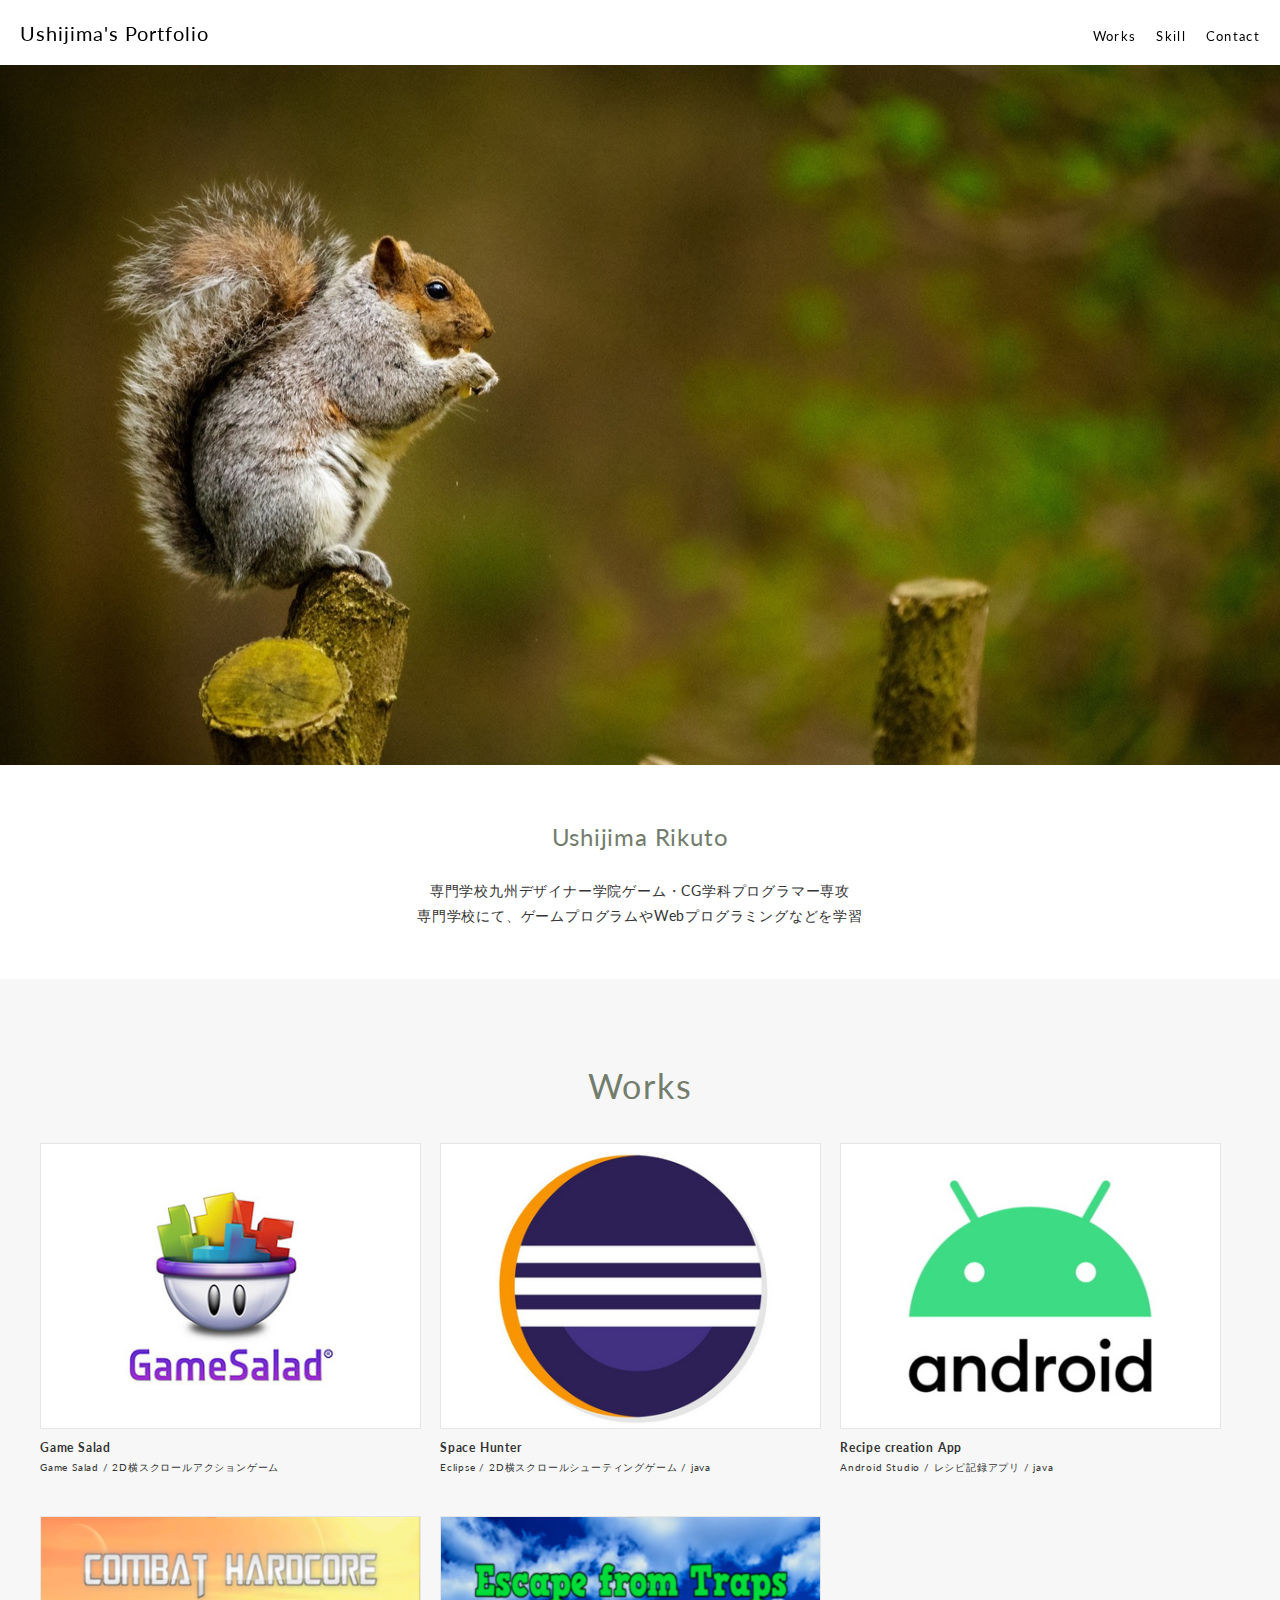
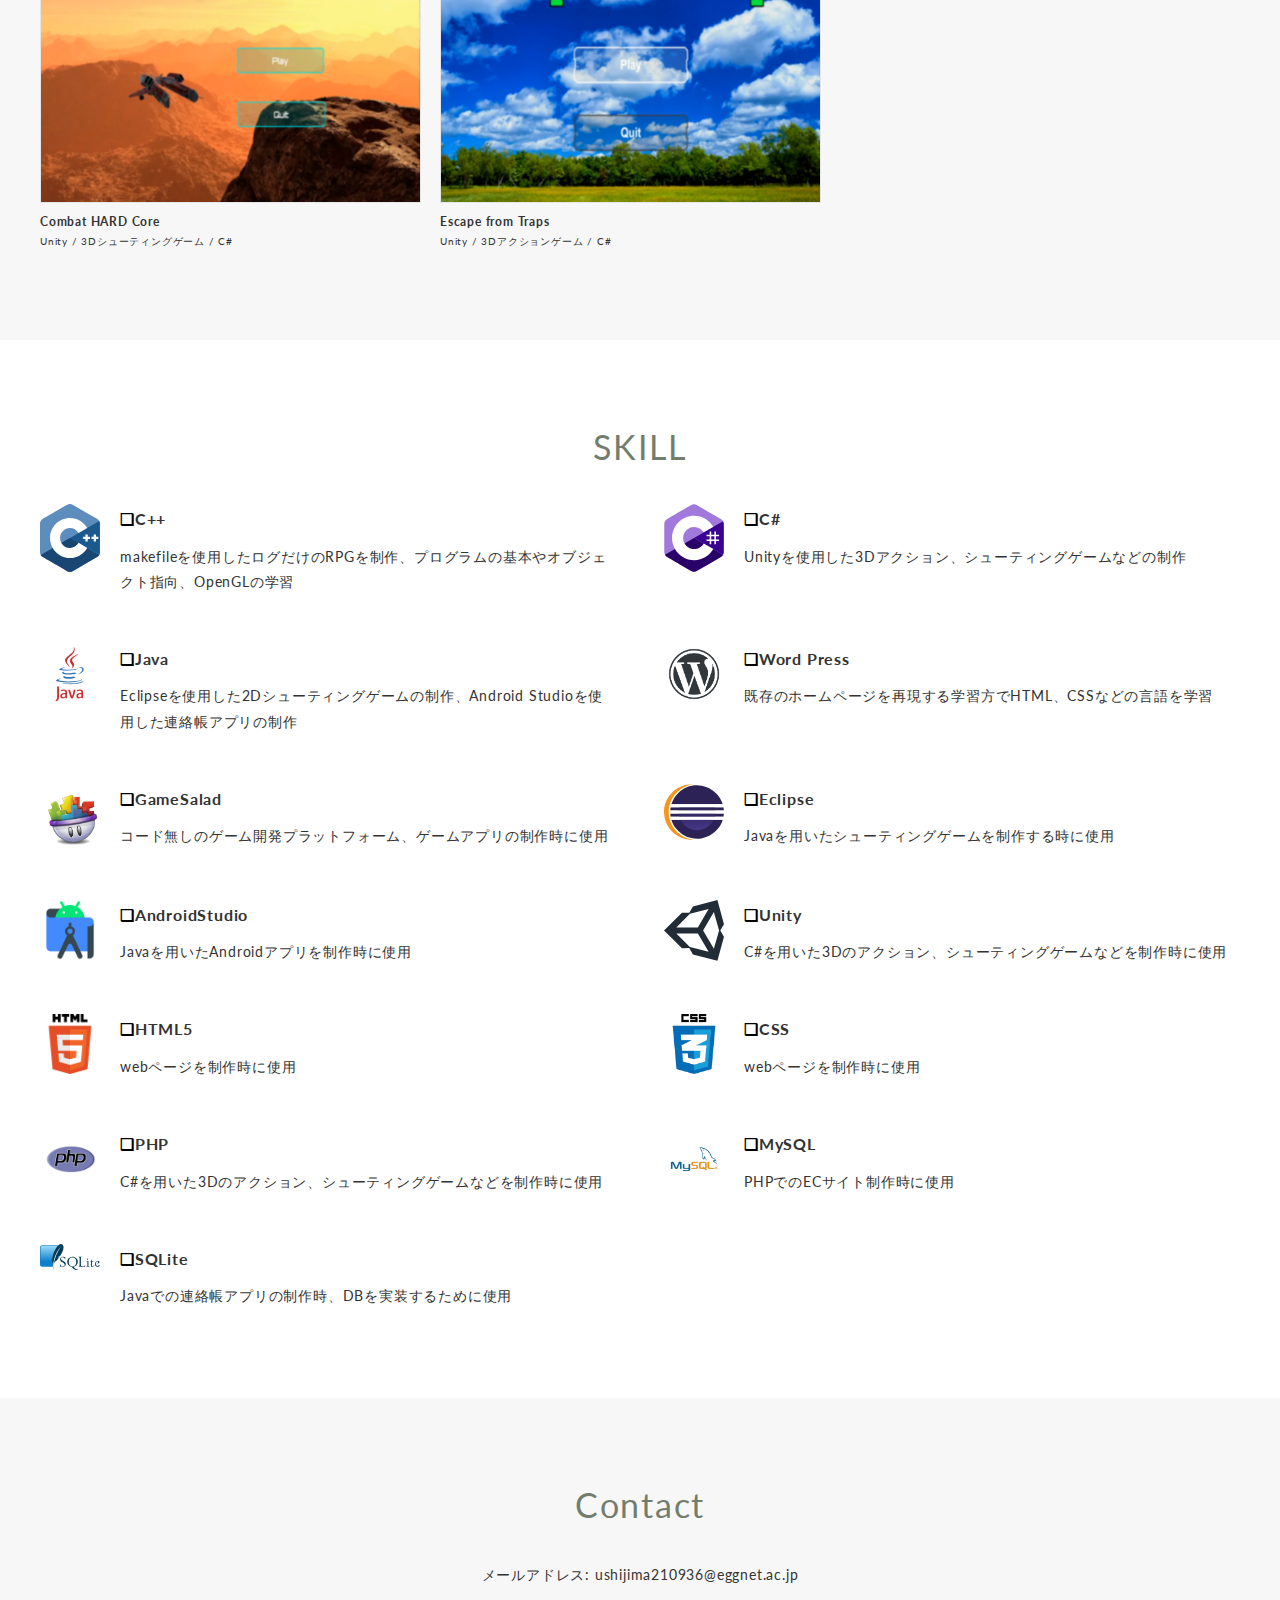
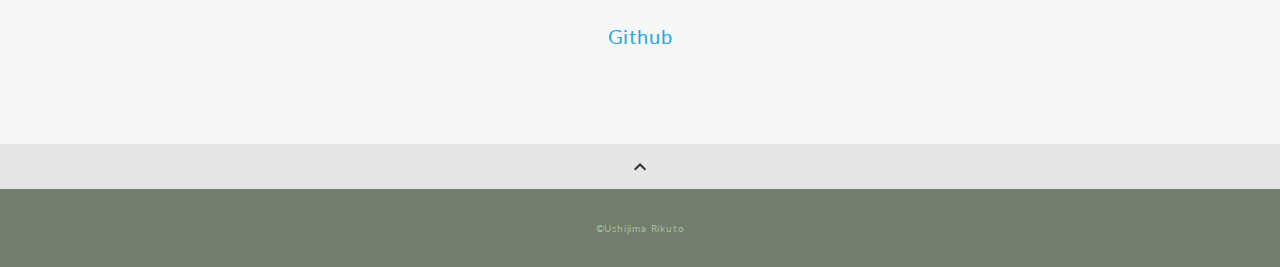
<file: index.html>
<!DOCTYPE html>
<html>
<head>
  <meta charset="utf-8">
  <meta name="viewport" content="width=device-width,initial-scale=1.0,user-scalable=no">
  <meta property='og:type' content='website'>
  <meta property='og:title' content='Ushijima Rikuto ポートフォリオ'>
  <meta property='og:url' content='URLが入る'>
  <meta property='og:description' content='Ushijima Rikutoのポートフォリオサイトです。'>
  <meta property="og:image" content="img/ogp.png">
  <meta name="description" content="Ushijima Rikutoのポートフォリオサイトです" />
  <title>Ushijima Rikuto ポートフォリオ</title>
  <link rel="preconnect" href="https://fonts.gstatic.com">
  <link href="https://fonts.googleapis.com/css2?family=Lato&display=swap" rel="stylesheet">
  <link href="https://fonts.googleapis.com/css?family=Material+Icons+Outlined" rel="stylesheet">
  <link href="css/ress.css" media="all" rel="stylesheet" type="text/css" />
  <link href="css/style.css" media="all" rel="stylesheet" type="text/css" />
  <link rel="shortcut icon" href="img/favicon.ico" />
  <link rel=”canonical” href=”URLが入る” />
</head>

<body>
  <div class="wrapper">

    <!-- header -->
    <header class="header">
      <div class="header-inner">
        <h1 class="header-logo">
          <a href="index.html">Ushijima's Portfolio</a>
        </h1>
        <nav class="header-nav">
          <ul class="header-nav-list">
            <li class="header-nav-item"><a href="#works">Works</a></li>
            <li class="header-nav-item"><a href="#skill">Skill</a></li>
            <li class="header-nav-item"><a href="#contact">Contact</a></li>
          </ul>
        </nav>
      </div>
    </header>
    <!-- /header -->

    <main class="content">

      <!-- main-visual -->
      <div class="main-visual">
        <div class="main-visual-img"></div>
      </div>
      <!-- /main-visual -->

      <div class="profile">
        <div class="inner">
          <p class="profile-title">Ushijima Rikuto</p>
          <p class="profile-text">
            専門学校九州デザイナー学院ゲーム・CG学科プログラマー専攻<br>専門学校にて、ゲームプログラムやWebプログラミングなどを学習</br>
          </p>
        </div>
      </div>

      <!-- works -->
      <section class="works section" id="works">
        <div class="inner">
          <h2 class="title">Works</h2>
          <div class="works-list">
            <a class="works-item" href="GameSalad.html">
              <p class="works-img"><img src="img/Salad.png"/></p>
              <p class="works-name">Game Salad</p>
              <p class="works-info">Game Salad / 2D横スクロールアクションゲーム</p>
            </a>
            <a class="works-item" href="J2d.html">
              <p class="works-img"><img src="img/eclipse.jpg"/></p>
              <p class="works-name">Space Hunter</p>
              <p class="works-info">Eclipse / 2D横スクロールシューティングゲーム / java</p>
            </a>
            <a class="works-item" href="Android.html">
              <p class="works-img"><img src="img/A_studio.jpg"/></p>
              <p class="works-name">Recipe creation App</p>
              <p class="works-info">Android Studio / レシピ記録アプリ / java</p>
            </a>
            <a class="works-item" href="UnitySTG.html">
              <p class="works-img"><img src="img/STGtitle.png"/></p>
              <p class="works-name">Combat HARD Core</p>
              <p class="works-info">Unity / 3Dシューティングゲーム / C#</p>
            </a>
            <a class="works-item" href="UnityAction.html">
              <p class="works-img"><img src="img/Actiontitle.png"/></p>
              <p class="works-name">Escape from Traps</p>
              <p class="works-info">Unity / 3Dアクションゲーム / C#</p>
            </a>
          </div>
        </div>
      </section>
      <!-- /works -->

      <!-- skill -->
      <section class="skill section" id="skill">
        <div class="container">
          <h2 class="title">SKILL</h2>
          <div class="skill-list">
            <div class="skill-item">
              <p class="skill-img"><img src="img/c.svg" alt=""></p>
              <div class="skill-body">
                <h3 class="skill-name">C++</h3>
                <p class="skill-text">
                    makefileを使用したログだけのRPGを制作、プログラムの基本やオブジェクト指向、OpenGLの学習</p>
              </div>
            </div>
            <div class="skill-item">
              <p class="skill-img"><img src="img/c--4.svg" alt=""></p>
              <div class="skill-body">
                <h3 class="skill-name">C#</h3>
                <p class="skill-text">
                  Unityを使用した3Dアクション、シューティングゲームなどの制作</p>
              </div>
            </div>
            <div class="skill-item">
              <p class="skill-img"><img src="img/java.svg" alt=""></p>
              <div class="skill-body">
                <h3 class="skill-name">Java</h3>
                <p class="skill-text">
                  Eclipseを使用した2Dシューティングゲームの制作、Android Studioを使用した連絡帳アプリの制作</p>
              </div>
            </div>
            <div class="skill-item">
              <p class="skill-img"><img src="img/WordPress-logo.png" alt=""></p>
              <div class="skill-body">
                <h3 class="skill-name">Word Press</h3>
                <p class="skill-text">
                  既存のホームページを再現する学習方でHTML、CSSなどの言語を学習</p>
              </div>
            </div>
            <div class="skill-item">
              <p class="skill-img"><img src="img/SaladLogo.png" alt=""></p>
              <div class="skill-body">
                <h3 class="skill-name">GameSalad</h3>
                <p class="skill-text">
                  コード無しのゲーム開発プラットフォーム、ゲームアプリの制作時に使用</p>
              </div>
            </div>
            <div class="skill-item">
              <p class="skill-img"><img src="img/eclipse-11.svg" alt=""></p>
              <div class="skill-body">
                <h3 class="skill-name">Eclipse</h3>
                <p class="skill-text">
                  Javaを用いたシューティングゲームを制作する時に使用</p>
              </div>
            </div>
            <div class="skill-item">
              <p class="skill-img"><img src="img/icons8-android-studio-144.png" alt=""></p>
              <div class="skill-body">
                <h3 class="skill-name">AndroidStudio</h3>
                <p class="skill-text">
                  Javaを用いたAndroidアプリを制作時に使用</p>
              </div>
            </div>
            <div class="skill-item">
              <p class="skill-img"><img src="img/unity-69.svg" alt=""></p>
              <div class="skill-body">
                <h3 class="skill-name">Unity</h3>
                <p class="skill-text">
                  C#を用いた3Dのアクション、シューティングゲームなどを制作時に使用</p>
              </div>
            </div>
            <div class="skill-item">
              <p class="skill-img"><img src="img/HTML5png.png" alt=""></p>
              <div class="skill-body">
                <h3 class="skill-name">HTML5</h3>
                <p class="skill-text">
                  webページを制作時に使用</p>
              </div>
            </div>
            <div class="skill-item">
              <p class="skill-img"><img src="img/csslogo.png" alt=""></p>
              <div class="skill-body">
                <h3 class="skill-name">CSS</h3>
                <p class="skill-text">
                  webページを制作時に使用</p>
              </div>
            </div>
            <div class="skill-item">
              <p class="skill-img"><img src="img/php.png" alt=""></p>
              <div class="skill-body">
                <h3 class="skill-name">PHP</h3>
                <p class="skill-text">
                  C#を用いた3Dのアクション、シューティングゲームなどを制作時に使用</p>
              </div>
            </div>
            <div class="skill-item">
              <p class="skill-img"><img src="img/mysql.png" alt=""></p>
              <div class="skill-body">
                <h3 class="skill-name">MySQL
                </h3>
                <p class="skill-text">
                  PHPでのECサイト制作時に使用</p>
              </div>
            </div>
            <div class="skill-item">
              <p class="skill-img"><img src="img/sqlite.svg" alt=""></p>
              <div class="skill-body">
                <h3 class="skill-name">SQLite</h3>
                <p class="skill-text">
                  Javaでの連絡帳アプリの制作時、DBを実装するために使用</p>
              </div>
            </div>
          </div>
        </div>
      </section>
      <!-- /skill -->

      <!-- contact -->
      <section class="contact section" id="contact">
        <div class="inner">
          <h2 class="title">Contact</h2>
          <p class="lead">
            メールアドレス: <br class="sp-only">ushijima210936@eggnet.ac.jp
          </p>
          <div class="contact-list">
            <a class="contact-item" href="https://github.com/ushijimarikuto" target="_blank" rel="noopener">Github</a>
          </div>
        </div>
      </section>
      <!-- /contact -->
      <div class="page-top" id="js-page-top">
        <span class="material-icons-outlined">expand_less</span>
      </div>
    </main>

    <!-- footer -->
    <footer class="footer">
      <div class="copyright">&copy;Ushijima Rikuto</div>
    </footer>
    <!-- /footer -->

  </div>
  <script src="https://ajax.googleapis.com/ajax/libs/jquery/3.5.1/jquery.min.js"></script>
  <script type='text/javascript' src="js/script.js"></script>
</body>
</html>
</file>
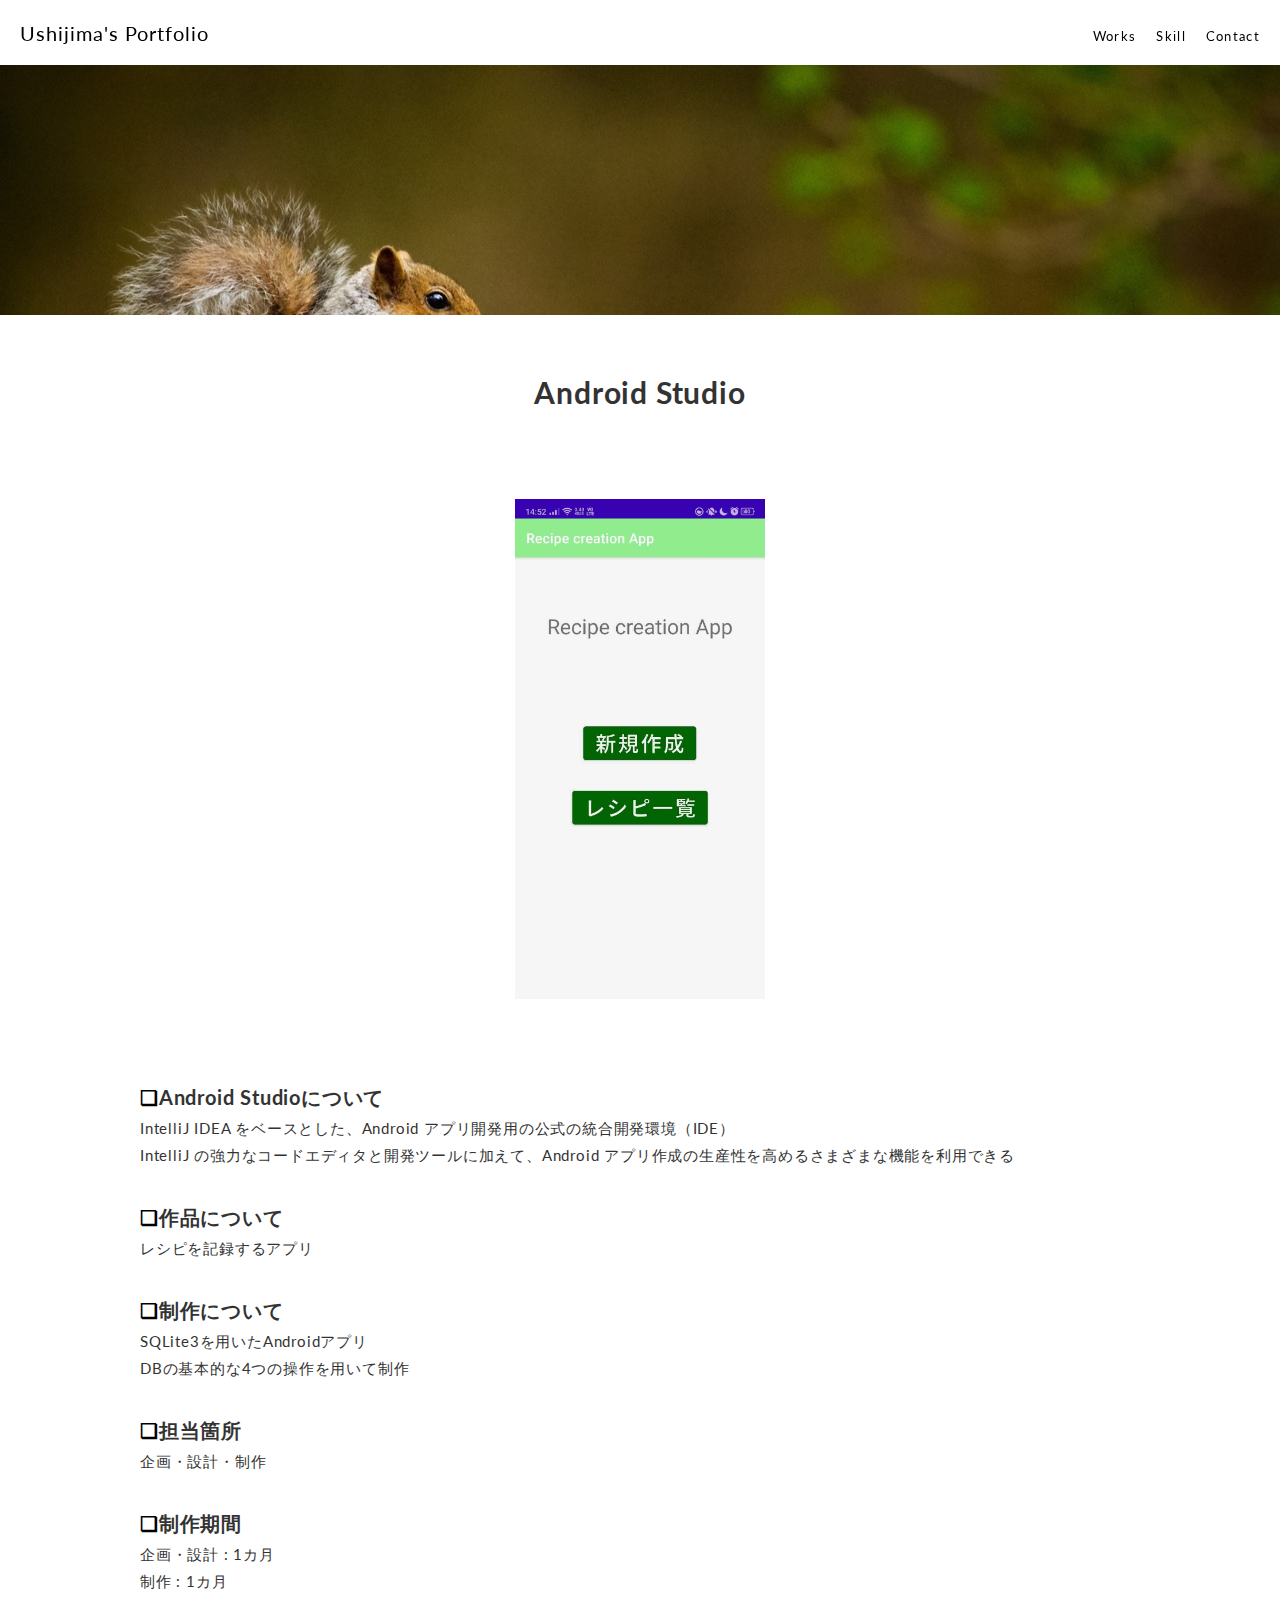
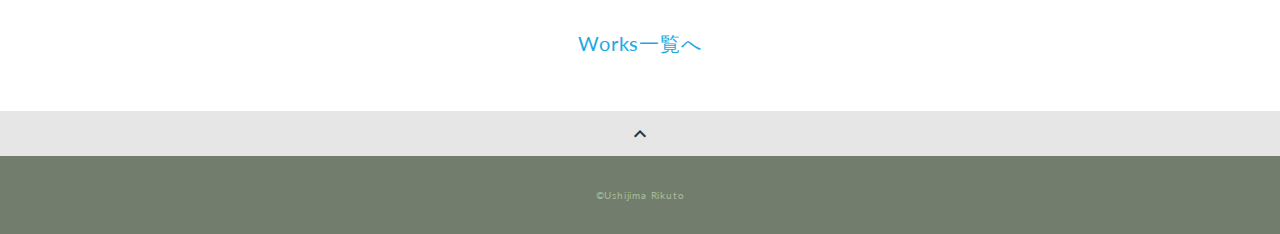
<file: Android.html>
<!DOCTYPE html>
<html>
<head>
  <meta charset="utf-8">
  <meta name="viewport" content="width=device-width,initial-scale=1.0,user-scalable=no">
  <meta property='og:type' content='website'>
  <meta property='og:title' content='Ushijima Rikutoのポートフォリオサイト'>
  <meta property='og:url' content='URLが入る'>
  <meta property='og:description' content='Ushijima Rikutoのポートフォリオサイトです。'>
  <meta property="og:image" content="img/ogp.png">
  <meta name="description" content="Ushijima Rikutoのポートフォリオサイトです" />
  <title>Ushijima Rikutoのポートフォリオサイト</title>
  <link rel="preconnect" href="https://fonts.gstatic.com">
  <link href="https://fonts.googleapis.com/css2?family=Lato&display=swap" rel="stylesheet">
  <link href="https://fonts.googleapis.com/css?family=Material+Icons+Outlined" rel="stylesheet">
  <link href="css/ress.css" media="all" rel="stylesheet" type="text/css" />
  <link href="css/style.css" media="all" rel="stylesheet" type="text/css" />
  <link rel="shortcut icon" href="img/favicon.ico" />
  <link rel=”canonical” href=”URLが入る” />
</head>

<body>
  <div class="wrapper">

    <!-- header -->
    <header class="header">
      <div class="header-inner">
        <h1 class="header-logo">
          <a href="./index.html">Ushijima's Portfolio</a>
        </h1>
        <nav class="header-nav">
          <ul class="header-nav-list">
            <li class="header-nav-item"><a href="./index.html#works">Works</a></li>
            <li class="header-nav-item"><a href="./index.html#skill">Skill</a></li>
            <li class="header-nav-item"><a href="./index.html#contact">Contact</a></li>
          </ul>
        </nav>
      </div>
    </header>
    <!-- /header -->

    <main class="content">

      <!-- sub-main-visual -->
      <div class="sub-main-visual">
        <div class="sub-main-visual-img"></div>
      </div>
      <!-- /sub-main-visual -->

      <article class="article">
        <div class="article-inner">
          <h2 class="article-title">Android Studio</h2>
          <p class="article-img">
            <div class="slider">
                <div class="slider-inner">
                    <div class="slider-item"><img src="./img/A_title.jpg"></div>
                    <div class="slider-item"><img src="./img/A_list.jpg"></div>
                    <div class="slider-item"><img src="./img/A_recipe.jpg"></div>
                    <div class="slider-item"><img src="./img/A_update.jpg"></div>
                </div>
            </div>
          </p>
          <div class="article-body">
            <h3 class="article-info-title">Android Studioについて</h3>
            <p>IntelliJ IDEA をベースとした、Android アプリ開発用の公式の統合開発環境（IDE）<br>IntelliJ の強力なコードエディタと開発ツールに加えて、Android アプリ作成の生産性を高めるさまざまな機能を利用できる</br></p>
            <h3 class="article-info-title">作品について</h3>
            <p>
              レシピを記録するアプリ
            </p>
            <h3 class="article-info-title">制作について</h3>
            <p>SQLite3を用いたAndroidアプリ<br>DBの基本的な4つの操作を用いて制作</br></p>
            <h3 class="article-info-title">担当箇所</h3>
            <p>企画・設計・制作</p>
            <h3 class="article-info-title">制作期間</h3>
            <p>企画・設計 : 1カ月 <br>制作 : 1カ月</br></p>
          </div>
          <div class="home-link">
            <a href="./index.html#works">Works一覧へ</a>
          </div>
        </div>
      </article>



      <div class="page-top" id="js-page-top">
        <span class="material-icons-outlined">expand_less</span>
      </div>
    </main>

    <!-- footer -->
    <footer class="footer">
      <div class="copyright">&copy;Ushijima Rikuto</div>
    </footer>
    <!-- /footer -->

  </div>
  <script src="https://ajax.googleapis.com/ajax/libs/jquery/3.5.1/jquery.min.js"></script>
  <script type='text/javascript' src="js/script.js"></script>
</body>
</html>
</file>
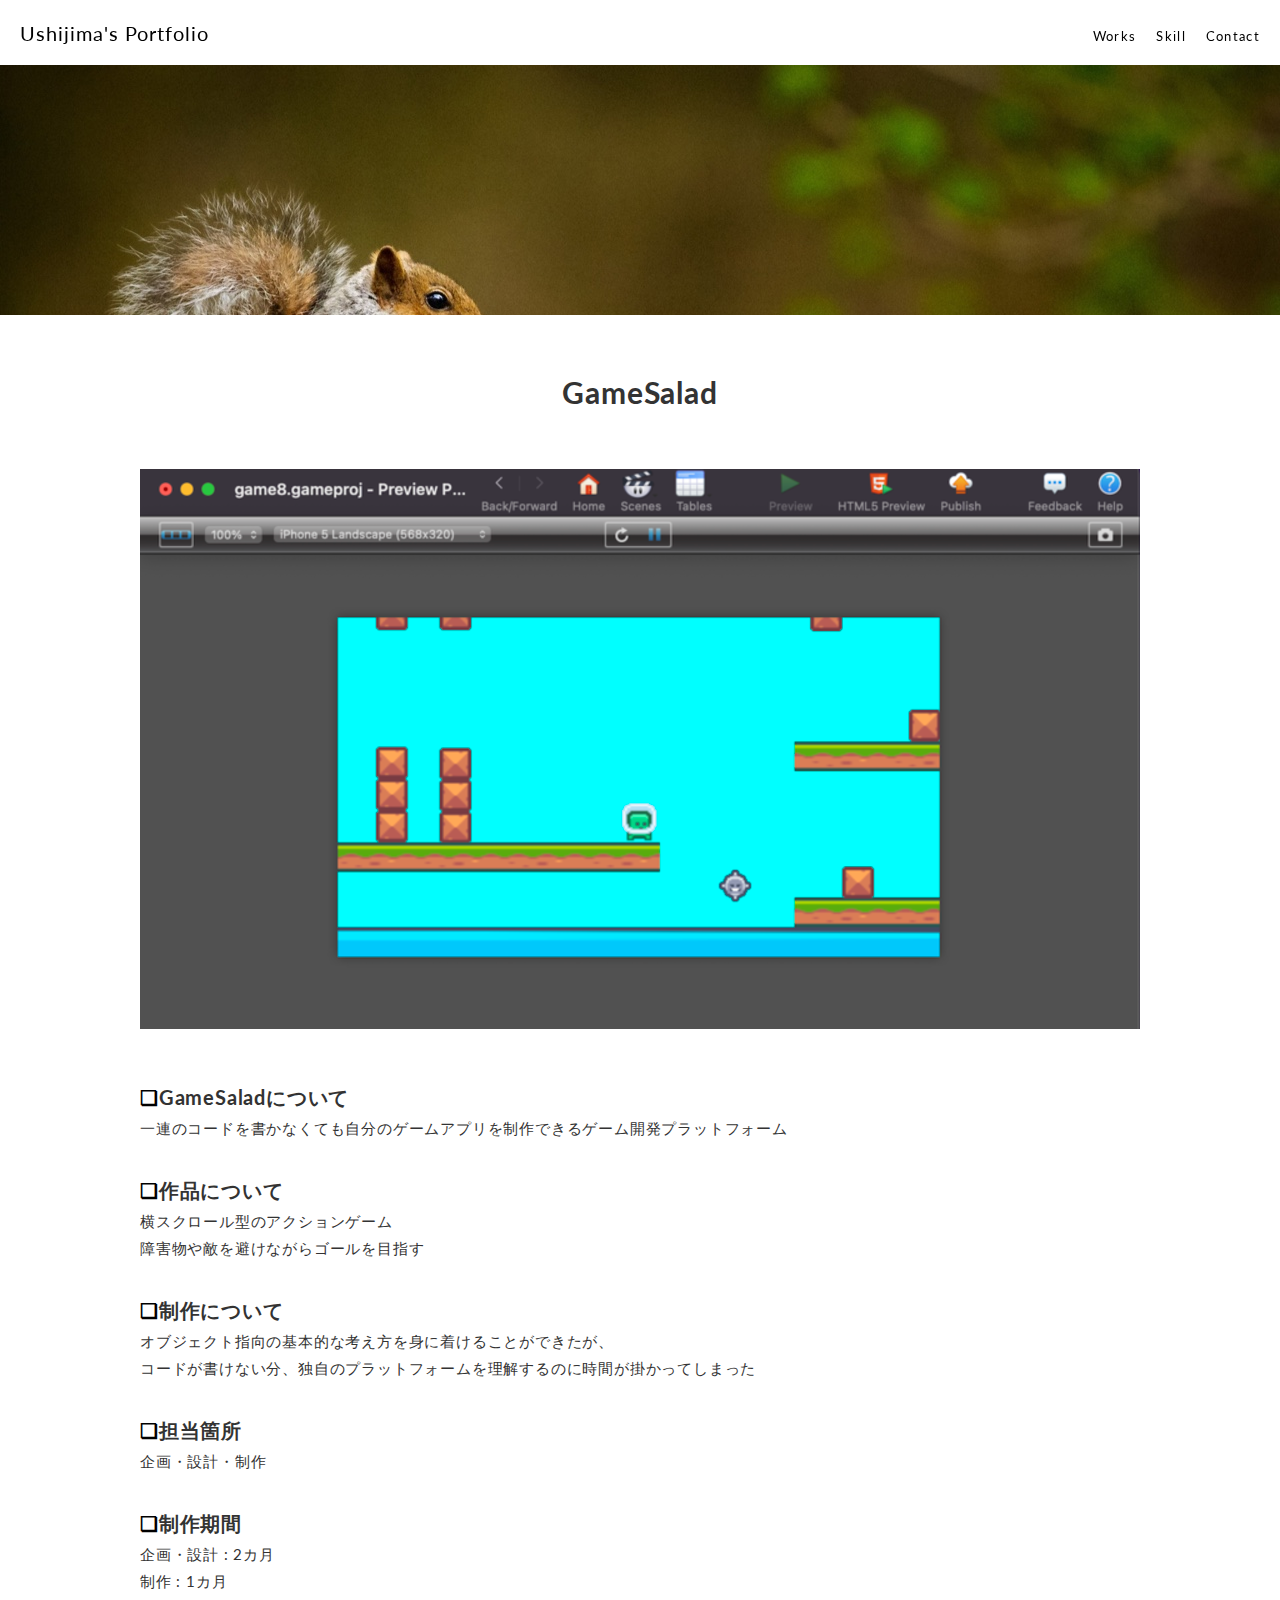
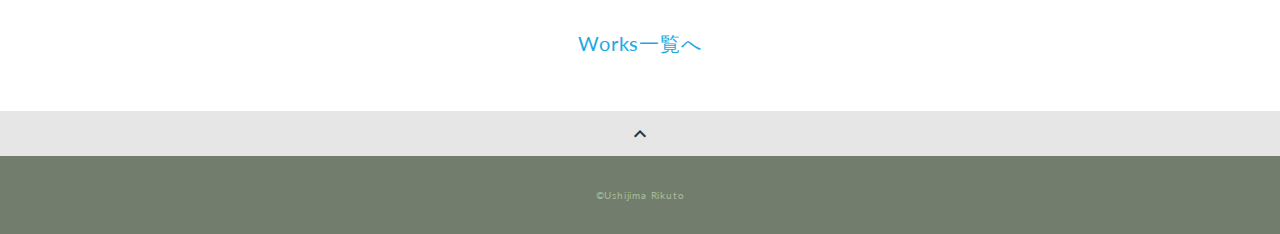
<file: GameSalad.html>
<!DOCTYPE html>
<html>
<head>
  <meta charset="utf-8">
  <meta name="viewport" content="width=device-width,initial-scale=1.0,user-scalable=no">
  <meta property='og:type' content='website'>
  <meta property='og:title' content='Ushijima Rikutoのポートフォリオサイト'>
  <meta property='og:url' content='URLが入る'>
  <meta property='og:description' content='Ushijima Rikutoのポートフォリオサイトです。'>
  <meta property="og:image" content="img/ogp.png">
  <meta name="description" content="Ushijima Rikutoのポートフォリオサイトです" />
  <title>Ushijima Rikutoのポートフォリオサイト</title>
  <link rel="preconnect" href="https://fonts.gstatic.com">
  <link href="https://fonts.googleapis.com/css2?family=Lato&display=swap" rel="stylesheet">
  <link href="https://fonts.googleapis.com/css?family=Material+Icons+Outlined" rel="stylesheet">
  <link href="css/ress.css" media="all" rel="stylesheet" type="text/css" />
  <link href="css/style.css" media="all" rel="stylesheet" type="text/css" />
  <link rel="shortcut icon" href="img/favicon.ico" />
  <link rel=”canonical” href=”URLが入る” />
</head>

<body>
  <div class="wrapper">

    <!-- header -->
    <header class="header">
      <div class="header-inner">
        <h1 class="header-logo">
          <a href="./index.html">Ushijima's Portfolio</a>
        </h1>
        <nav class="header-nav">
          <ul class="header-nav-list">
            <li class="header-nav-item"><a href="./index.html#works">Works</a></li>
            <li class="header-nav-item"><a href="./index.html#skill">Skill</a></li>
            <li class="header-nav-item"><a href="./index.html#contact">Contact</a></li>
          </ul>
        </nav>
      </div>
    </header>
    <!-- /header -->

    <main class="content">

      <!-- sub-main-visual -->
      <div class="sub-main-visual">
        <div class="sub-main-visual-img"></div>
      </div>
      <!-- /sub-main-visual -->

      <article class="article">
        <div class="article-inner">
          <h2 class="article-title">GameSalad</h2>
          <p class="article-img">
            <img src="img/SaladMain.png" alt="">
          </p>
          <div class="article-body">
            <h3 class="article-info-title">GameSaladについて</h3>
            <p>一連のコードを書かなくても自分のゲームアプリを制作できるゲーム開発プラットフォーム</p>
            <h3 class="article-info-title">作品について</h3>
            <p>
              横スクロール型のアクションゲーム<br>障害物や敵を避けながらゴールを目指す</br>
            </p>
            <h3 class="article-info-title">制作について</h3>
            <p>オブジェクト指向の基本的な考え方を身に着けることができたが、<br>コードが書けない分、独自のプラットフォームを理解するのに時間が掛かってしまった</br></p>
            <h3 class="article-info-title">担当箇所</h3>
            <p>企画・設計・制作</p>
            <h3 class="article-info-title">制作期間</h3>
            <p>企画・設計 : 2カ月 <br>制作 : 1カ月</br></p>
          </div>
          <div class="home-link">
            <a href="./index.html#works">Works一覧へ</a>
          </div>
        </div>
      </article>



      <div class="page-top" id="js-page-top">
        <span class="material-icons-outlined">expand_less</span>
      </div>
    </main>

    <!-- footer -->
    <footer class="footer">
      <div class="copyright">&copy;Ushijima Rikuto</div>
    </footer>
    <!-- /footer -->

  </div>
  <script src="https://ajax.googleapis.com/ajax/libs/jquery/3.5.1/jquery.min.js"></script>
  <script type='text/javascript' src="js/script.js"></script>
</body>
</html>
</file>
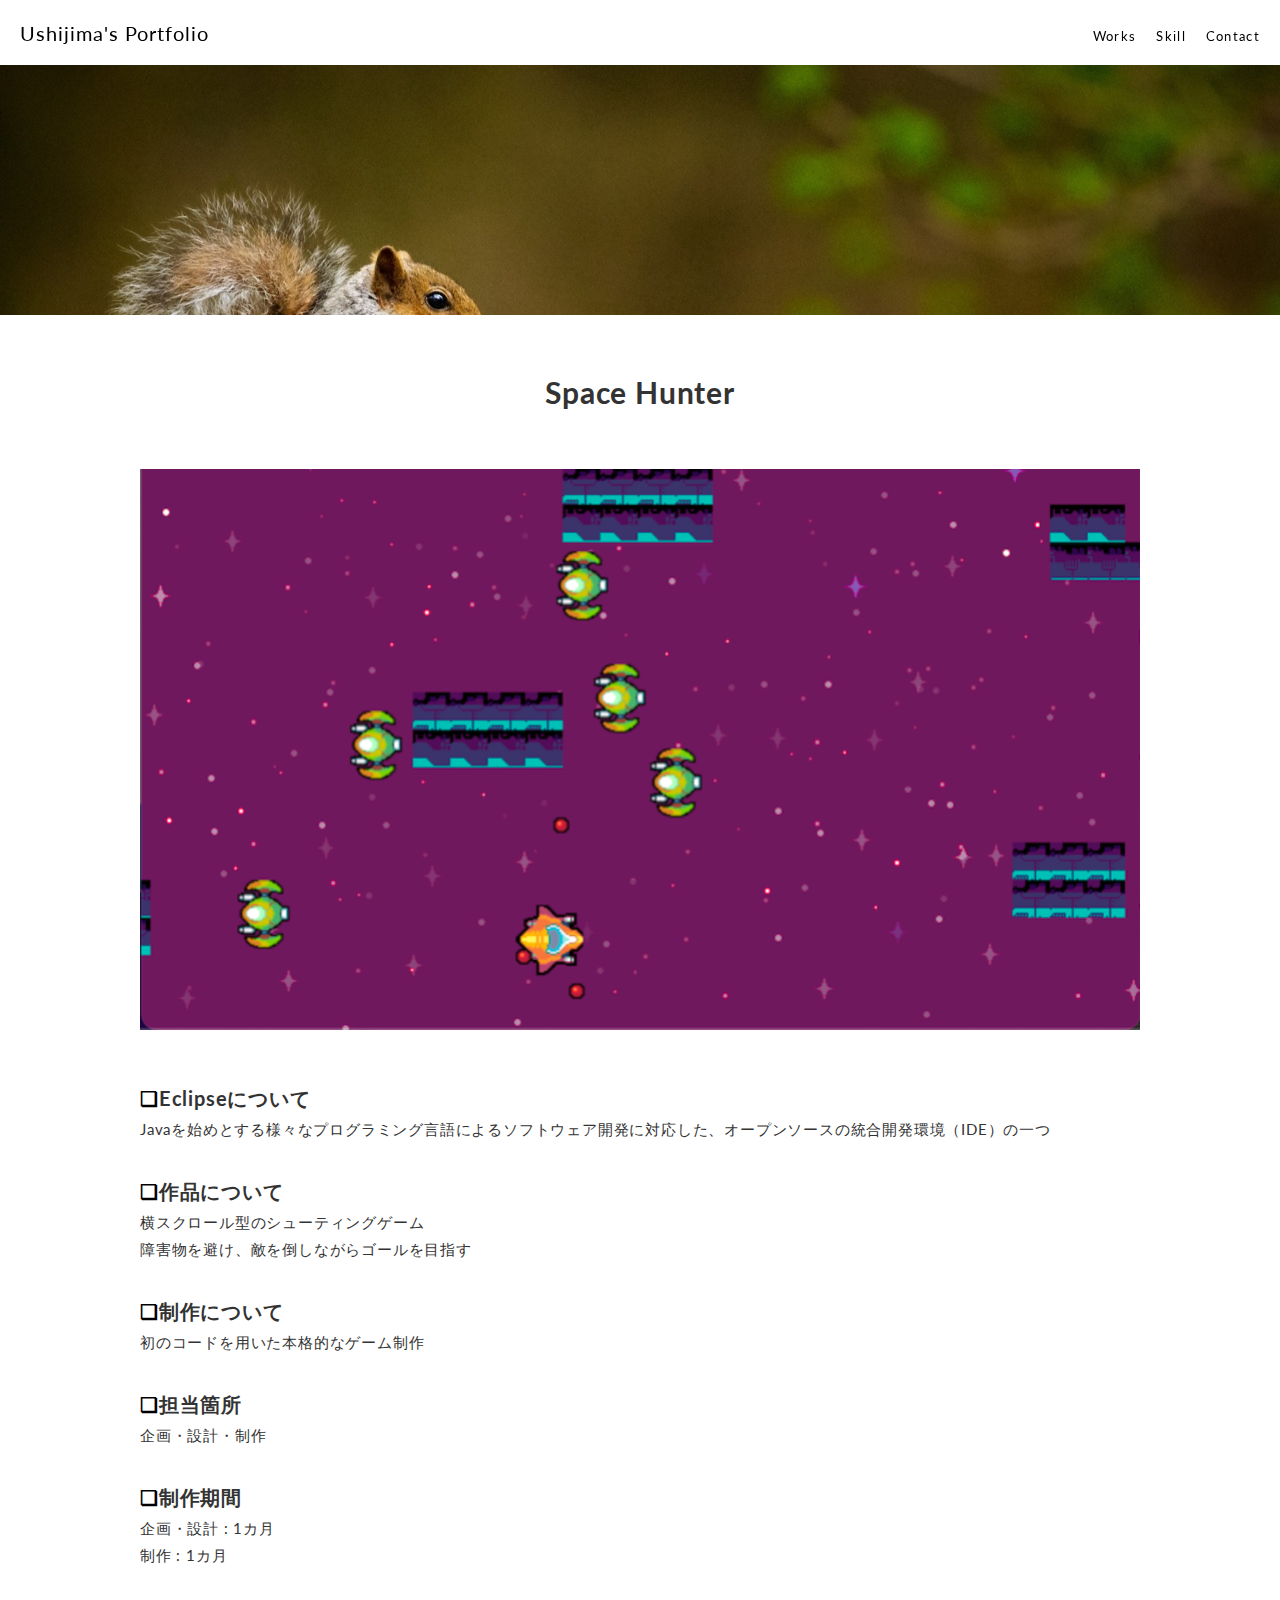
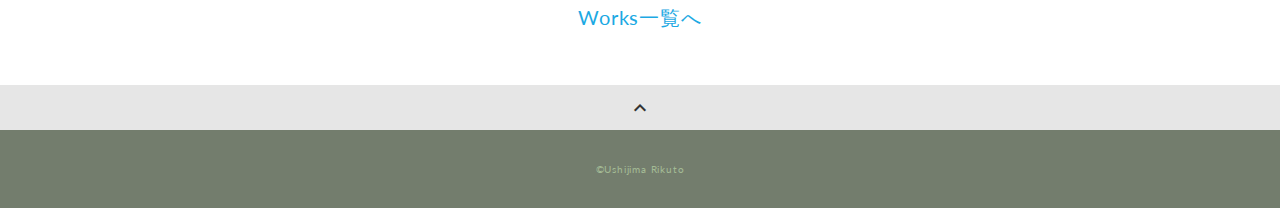
<file: J2d.html>
<!DOCTYPE html>
<html>
<head>
  <meta charset="utf-8">
  <meta name="viewport" content="width=device-width,initial-scale=1.0,user-scalable=no">
  <meta property='og:type' content='website'>
  <meta property='og:title' content='Ushijima Rikutoのポートフォリオサイト'>
  <meta property='og:url' content='URLが入る'>
  <meta property='og:description' content='Ushijima Rikutoのポートフォリオサイトです。'>
  <meta property="og:image" content="img/ogp.png">
  <meta name="description" content="Ushijima Rikutoのポートフォリオサイトです" />
  <title>Ushijima Rikutoのポートフォリオサイト</title>
  <link rel="preconnect" href="https://fonts.gstatic.com">
  <link href="https://fonts.googleapis.com/css2?family=Lato&display=swap" rel="stylesheet">
  <link href="https://fonts.googleapis.com/css?family=Material+Icons+Outlined" rel="stylesheet">
  <link href="css/ress.css" media="all" rel="stylesheet" type="text/css" />
  <link href="css/style.css" media="all" rel="stylesheet" type="text/css" />
  <link rel="shortcut icon" href="img/favicon.ico" />
  <link rel=”canonical” href=”URLが入る” />
</head>

<body>
  <div class="wrapper">

    <!-- header -->
    <header class="header">
      <div class="header-inner">
        <h1 class="header-logo">
          <a href="./index.html">Ushijima's Portfolio</a>
        </h1>
        <nav class="header-nav">
          <ul class="header-nav-list">
            <li class="header-nav-item"><a href="./index.html#works">Works</a></li>
            <li class="header-nav-item"><a href="./index.html#skill">Skill</a></li>
            <li class="header-nav-item"><a href="./index.html#contact">Contact</a></li>
          </ul>
        </nav>
      </div>
    </header>
    <!-- /header -->

    <main class="content">

      <!-- sub-main-visual -->
      <div class="sub-main-visual">
        <div class="sub-main-visual-img"></div>
      </div>
      <!-- /sub-main-visual -->

      <article class="article">
        <div class="article-inner">
          <h2 class="article-title">Space Hunter</h2>
          <p class="article-img">
            <img src="img/J2d_main.png" alt="">
          </p>
          <div class="article-body">
            <h3 class="article-info-title">Eclipseについて</h3>
            <p>Javaを始めとする様々なプログラミング言語によるソフトウェア開発に対応した、オープンソースの統合開発環境（IDE）の一つ</p>
            <h3 class="article-info-title">作品について</h3>
            <p>
              横スクロール型のシューティングゲーム<br>障害物を避け、敵を倒しながらゴールを目指す</br>
            </p>
            <h3 class="article-info-title">制作について</h3>
            <p>初のコードを用いた本格的なゲーム制作</p>
            <h3 class="article-info-title">担当箇所</h3>
            <p>企画・設計・制作</p>
            <h3 class="article-info-title">制作期間</h3>
            <p>企画・設計 : 1カ月 <br>制作 : 1カ月</br></p>
          </div>
          <div class="home-link">
            <a href="./index.html#works">Works一覧へ</a>
          </div>
        </div>
      </article>



      <div class="page-top" id="js-page-top">
        <span class="material-icons-outlined">expand_less</span>
      </div>
    </main>

    <!-- footer -->
    <footer class="footer">
      <div class="copyright">&copy;Ushijima Rikuto</div>
    </footer>
    <!-- /footer -->

  </div>
  <script src="https://ajax.googleapis.com/ajax/libs/jquery/3.5.1/jquery.min.js"></script>
  <script type='text/javascript' src="js/script.js"></script>
</body>
</html>
</file>
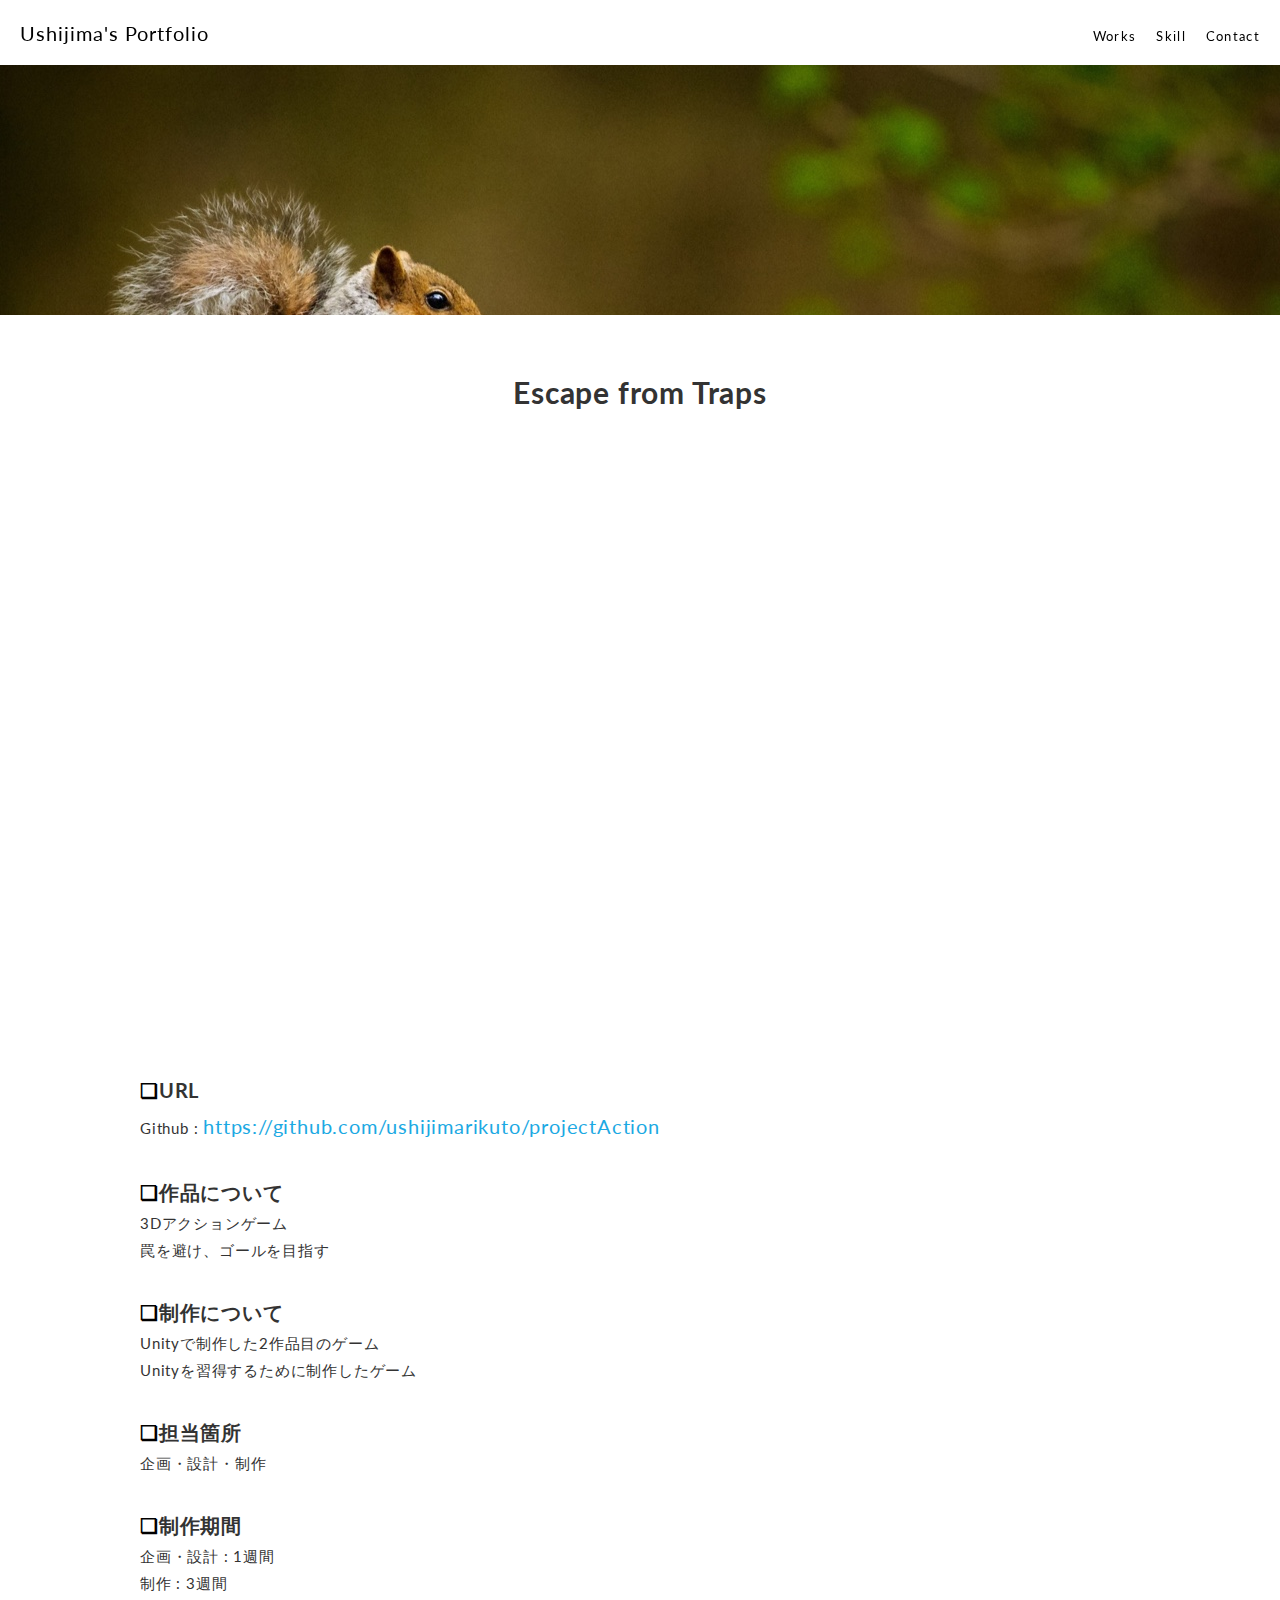
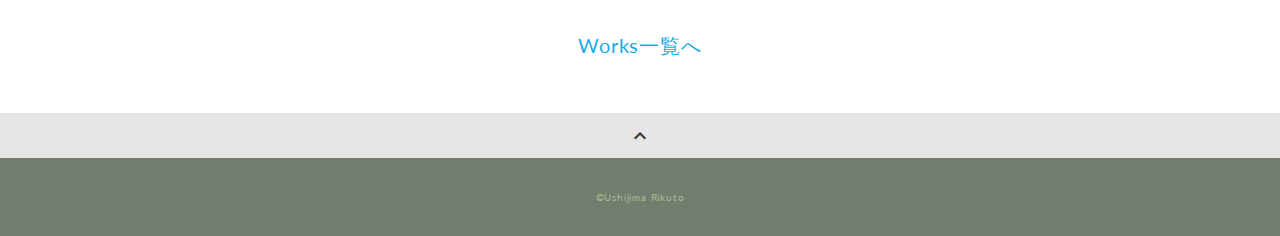
<file: UnityAction.html>
<!DOCTYPE html>
<html>
<head>
  <meta charset="utf-8">
  <meta name="viewport" content="width=device-width,initial-scale=1.0,user-scalable=no">
  <meta property='og:type' content='website'>
  <meta property='og:title' content='Ushijima Rikutoのポートフォリオサイト'>
  <meta property='og:url' content='URLが入る'>
  <meta property='og:description' content='Ushijima Rikutoのポートフォリオサイトです。'>
  <meta property="og:image" content="img/ogp.png">
  <meta name="description" content="Ushijima Rikutoのポートフォリオサイトです" />
  <title>Ushijima Rikutoのポートフォリオサイト</title>
  <link rel="preconnect" href="https://fonts.gstatic.com">
  <link href="https://fonts.googleapis.com/css2?family=Lato&display=swap" rel="stylesheet">
  <link href="https://fonts.googleapis.com/css?family=Material+Icons+Outlined" rel="stylesheet">
  <link href="css/ress.css" media="all" rel="stylesheet" type="text/css" />
  <link href="css/style.css" media="all" rel="stylesheet" type="text/css" />
  <link rel="shortcut icon" href="img/favicon.ico" />
  <link rel=”canonical” href=”URLが入る” />
</head>

<body>
  <div class="wrapper">

    <!-- header -->
    <header class="header">
      <div class="header-inner">
        <h1 class="header-logo">
          <a href="./index.html">Ushijima's Portfolio</a>
        </h1>
        <nav class="header-nav">
          <ul class="header-nav-list">
            <li class="header-nav-item"><a href="./index.html#works">Works</a></li>
            <li class="header-nav-item"><a href="./index.html#skill">Skill</a></li>
            <li class="header-nav-item"><a href="./index.html#contact">Contact</a></li>
          </ul>
        </nav>
      </div>
    </header>
    <!-- /header -->

    <main class="content">

      <!-- sub-main-visual -->
      <div class="sub-main-visual">
        <div class="sub-main-visual-img"></div>
      </div>
      <!-- /sub-main-visual -->

      <article class="article">
        <div class="article-inner">
          <h2 class="article-title">Escape from Traps</h2>
          <div class="youtube">
            <iframe width="560" height="315" src="https://www.youtube.com/embed/Kh9FTUIYC9k" title="YouTube video player" frameborder="0" 
            allow="accelerometer; autoplay; clipboard-write; encrypted-media; gyroscope; picture-in-picture" allowfullscreen></iframe>
          </div>
          <div class="article-body">
            <h3 class="article-info-title">URL</h3>
            <p> Github  :  <a href="https://github.com/ushijimarikuto/projectAction" target="_blank" rel="noopener">https://github.com/ushijimarikuto/projectAction</a></p>
            <h3 class="article-info-title">作品について</h3>
            <p>
              3Dアクションゲーム<br>罠を避け、ゴールを目指す</br>
            </p>
            <h3 class="article-info-title">制作について</h3>
            <p>Unityで制作した2作品目のゲーム<br>Unityを習得するために制作したゲーム</br></p>
            <h3 class="article-info-title">担当箇所</h3>
            <p>企画・設計・制作</p>
            <h3 class="article-info-title">制作期間</h3>
            <p>企画・設計 : 1週間 <br>制作 : 3週間</br></p>
          </div>
          <div class="home-link">
            <a href="./index.html#works">Works一覧へ</a>
          </div>
        </div>
      </article>



      <div class="page-top" id="js-page-top">
        <span class="material-icons-outlined">expand_less</span>
      </div>
    </main>

    <!-- footer -->
    <footer class="footer">
      <div class="copyright">&copy;Ushijima Rikuto</div>
    </footer>
    <!-- /footer -->

  </div>
  <script src="https://ajax.googleapis.com/ajax/libs/jquery/3.5.1/jquery.min.js"></script>
  <script type='text/javascript' src="js/script.js"></script>
</body>
</html>
</file>
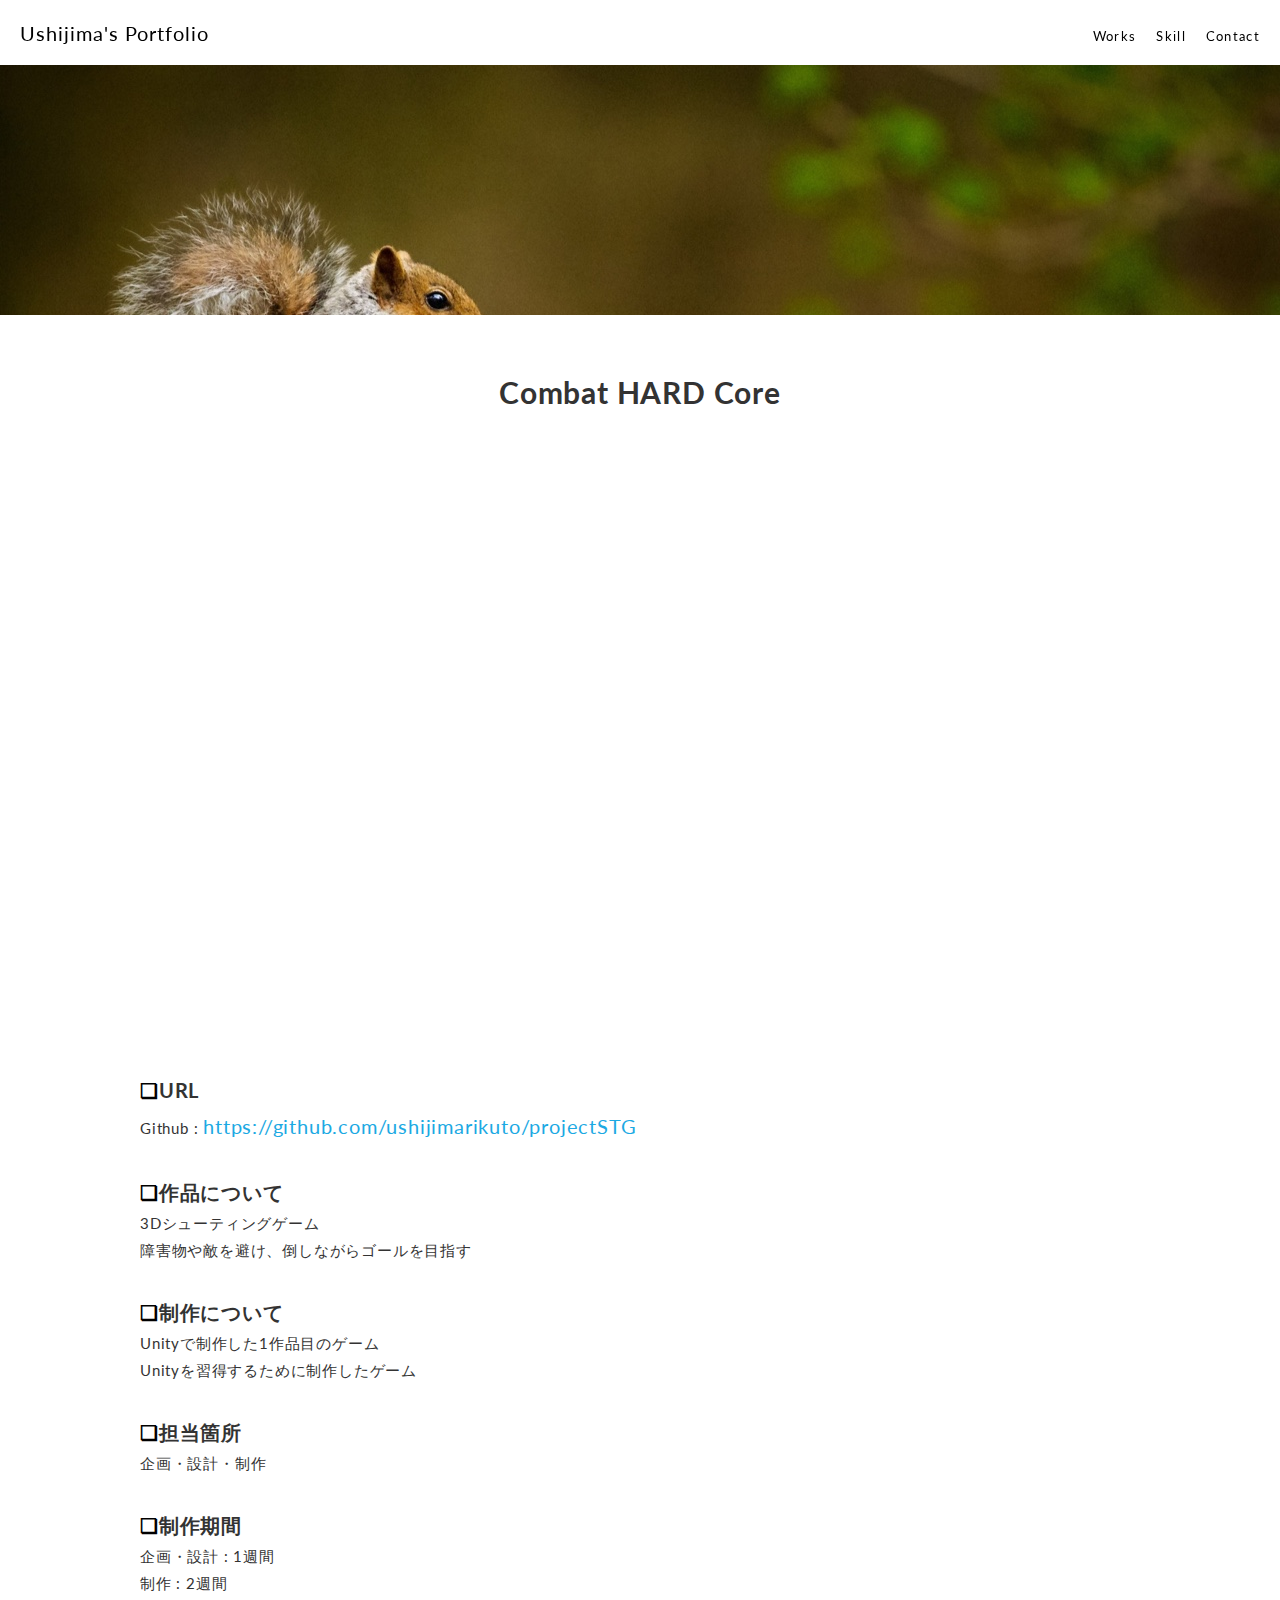
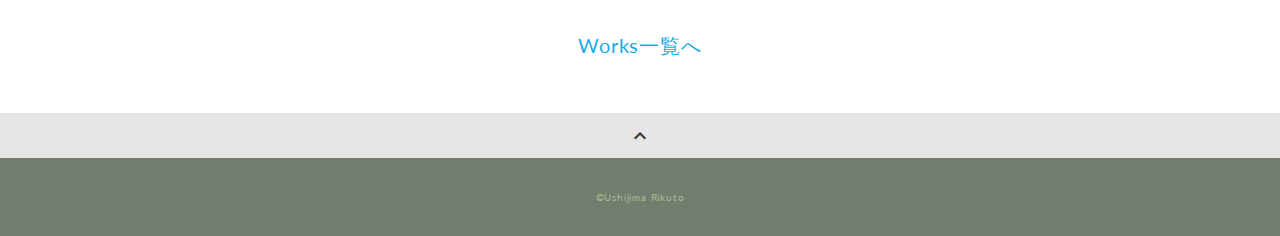
<file: UnitySTG.html>
<!DOCTYPE html>
<html>
<head>
  <meta charset="utf-8">
  <meta name="viewport" content="width=device-width,initial-scale=1.0,user-scalable=no">
  <meta property='og:type' content='website'>
  <meta property='og:title' content='Ushijima Rikutoのポートフォリオサイト'>
  <meta property='og:url' content='URLが入る'>
  <meta property='og:description' content='Ushijima Rikutoのポートフォリオサイトです。'>
  <meta property="og:image" content="img/ogp.png">
  <meta name="description" content="Ushijima Rikutoのポートフォリオサイトです" />
  <title>Ushijima Rikutoのポートフォリオサイト</title>
  <link rel="preconnect" href="https://fonts.gstatic.com">
  <link href="https://fonts.googleapis.com/css2?family=Lato&display=swap" rel="stylesheet">
  <link href="https://fonts.googleapis.com/css?family=Material+Icons+Outlined" rel="stylesheet">
  <link href="css/ress.css" media="all" rel="stylesheet" type="text/css" />
  <link href="css/style.css" media="all" rel="stylesheet" type="text/css" />
  <link rel="shortcut icon" href="img/favicon.ico" />
  <link rel=”canonical” href=”URLが入る” />
</head>

<body>
  <div class="wrapper">

    <!-- header -->
    <header class="header">
      <div class="header-inner">
        <h1 class="header-logo">
          <a href="./index.html">Ushijima's Portfolio</a>
        </h1>
        <nav class="header-nav">
          <ul class="header-nav-list">
            <li class="header-nav-item"><a href="./index.html#works">Works</a></li>
            <li class="header-nav-item"><a href="./index.html#skill">Skill</a></li>
            <li class="header-nav-item"><a href="./index.html#contact">Contact</a></li>
          </ul>
        </nav>
      </div>
    </header>
    <!-- /header -->

    <main class="content">

      <!-- sub-main-visual -->
      <div class="sub-main-visual">
        <div class="sub-main-visual-img"></div>
      </div>
      <!-- /sub-main-visual -->

      <article class="article">
        <div class="article-inner">
          <h2 class="article-title">Combat HARD Core</h2>
          <div class="youtube">
            <iframe width="560" height="315" src="https://www.youtube.com/embed/-gUdlKJysrI" title="YouTube video player" frameborder="0" 
            allow="accelerometer; autoplay; clipboard-write; encrypted-media; gyroscope; picture-in-picture" allowfullscreen></iframe>
          </div>
          <div class="article-body">
            <h3 class="article-info-title">URL</h3>
            <p> Github  :  <a href="https://github.com/ushijimarikuto/projectSTG" target="_blank" rel="noopener">https://github.com/ushijimarikuto/projectSTG</a></p>
            <h3 class="article-info-title">作品について</h3>
            <p>
              3Dシューティングゲーム<br>障害物や敵を避け、倒しながらゴールを目指す</br>
            </p>
            <h3 class="article-info-title">制作について</h3>
            <p>Unityで制作した1作品目のゲーム<br>Unityを習得するために制作したゲーム</br></p>
            <h3 class="article-info-title">担当箇所</h3>
            <p>企画・設計・制作</p>
            <h3 class="article-info-title">制作期間</h3>
            <p>企画・設計 : 1週間 <br>制作 : 2週間</br></p>
          </div>
          <div class="home-link">
            <a href="./index.html#works">Works一覧へ</a>
          </div>
        </div>
      </article>



      <div class="page-top" id="js-page-top">
        <span class="material-icons-outlined">expand_less</span>
      </div>
    </main>

    <!-- footer -->
    <footer class="footer">
      <div class="copyright">&copy;Ushijima Rikuto</div>
    </footer>
    <!-- /footer -->

  </div>
  <script src="https://ajax.googleapis.com/ajax/libs/jquery/3.5.1/jquery.min.js"></script>
  <script type='text/javascript' src="js/script.js"></script>
</body>
</html>
</file>
<file: css/ress.css>
/*!
 * ress.css • v3.0.1
 * MIT License
 * github.com/filipelinhares/ress
 */

/* # =================================================================
   # Global selectors
   # ================================================================= */

html {
  box-sizing: border-box;
  word-break: normal;
  -moz-tab-size: 4;
  tab-size: 4;

  -webkit-text-size-adjust: 100%; /* Prevent adjustments of font size after orientation changes in iOS */
}

*,
::before,
::after {
  box-sizing: inherit;
  background-repeat: no-repeat; /* Set `background-repeat: no-repeat` to all elements and pseudo elements */
}

::before,
::after {
  vertical-align: inherit;
  text-decoration: inherit; /* Inherit text-decoration and vertical align to ::before and ::after pseudo elements */
}

* {
  margin: 0;
  padding: 0; /* Reset `padding` and `margin` of all elements */
}

/* # =================================================================
   # General elements
   # ================================================================= */

hr {
  overflow: visible; /* Show the overflow in Edge and IE */
  height: 0; /* Add the correct box sizing in Firefox */
}

details,
main {
  display: block; /* Render the `main` element consistently in IE. */
}

summary {
  display: list-item; /* Add the correct display in all browsers */
}

small {
  font-size: 80%; /* Set font-size to 80% in `small` elements */
}

[hidden] {
  display: none; /* Add the correct display in IE */
}

abbr[title] {
  /* Add the correct text decoration in Chrome, Edge, IE, Opera, and Safari */
  text-decoration: underline;
  text-decoration: underline dotted;
  border-bottom: none; /* Remove the bottom border in Chrome 57 */
}

a {
  background-color: transparent; /* Remove the gray background on active links in IE 10 */
}

a:active,
a:hover {
  outline-width: 0; /* Remove the outline when hovering in all browsers */
}

code,
kbd,
pre,
samp {
  font-family: monospace, monospace; /* Specify the font family of code elements */
}

pre {
  font-size: 1em; /* Correct the odd `em` font sizing in all browsers */
}

b,
strong {
  font-weight: bolder; /* Add the correct font weight in Chrome, Edge, and Safari */
}

/* https://gist.github.com/unruthless/413930 */
sub,
sup {
  position: relative;
  font-size: 75%;
  line-height: 0;
  vertical-align: baseline;
}

sub {
  bottom: -.25em;
}

sup {
  top: -.5em;
}

/* # =================================================================
   # Forms
   # ================================================================= */

input {
  border-radius: 0;
}

/* Replace pointer cursor in disabled elements */
[disabled] {
  cursor: default;
}

[type="number"]::-webkit-inner-spin-button,
[type="number"]::-webkit-outer-spin-button {
  height: auto; /* Correct the cursor style of increment and decrement buttons in Chrome */
}

[type="search"] {
  outline-offset: -2px; /* Correct the outline style in Safari */

  -webkit-appearance: textfield; /* Correct the odd appearance in Chrome and Safari */
}

[type="search"]::-webkit-search-decoration {
  -webkit-appearance: none; /* Remove the inner padding in Chrome and Safari on macOS */
}

textarea {
  overflow: auto; /* Internet Explorer 11+ */
  resize: vertical; /* Specify textarea resizability */
}

button,
input,
optgroup,
select,
textarea {
  font: inherit; /* Specify font inheritance of form elements */
}

optgroup {
  font-weight: bold; /* Restore the font weight unset by the previous rule */
}

button {
  overflow: visible; /* Address `overflow` set to `hidden` in IE 8/9/10/11 */
}

button,
select {
  text-transform: none; /* Firefox 40+, Internet Explorer 11- */
}

/* Apply cursor pointer to button elements */
button,
[type="button"],
[type="reset"],
[type="submit"],
[role="button"] {
  cursor: pointer;
  color: inherit;
}

/* Remove inner padding and border in Firefox 4+ */
button::-moz-focus-inner,
[type="button"]::-moz-focus-inner,
[type="reset"]::-moz-focus-inner,
[type="submit"]::-moz-focus-inner {
  padding: 0;
  border-style: none;
}

/* Replace focus style removed in the border reset above */
button:-moz-focusring,
[type="button"]::-moz-focus-inner,
[type="reset"]::-moz-focus-inner,
[type="submit"]::-moz-focus-inner {
  outline: 1px dotted ButtonText;
}

button,
html [type="button"],
/* Prevent a WebKit bug where (2) destroys native `audio` and `video`controls in Android 4 */
[type="reset"],
[type="submit"] {
  -webkit-appearance: button; /* Correct the inability to style clickable types in iOS */
}

/* Remove the default button styling in all browsers */
button,
input,
select,
textarea {
  border-style: none;
  background-color: transparent;
}

/* Style select like a standard input */
select {
  -webkit-appearance: none; /* Chrome 41+ */
  -moz-appearance: none; /* Firefox 36+ */
}

select::-ms-expand {
  display: none; /* Internet Explorer 11+ */
}

select::-ms-value {
  color: currentColor; /* Internet Explorer 11+ */
}

legend {
  display: table; /* Correct the text wrapping in Edge and IE */
  max-width: 100%; /* Correct the text wrapping in Edge and IE */
  max-width: 100%; /* Correct the text wrapping in Edge 18- and IE */
  white-space: normal; /* Correct the text wrapping in Edge and IE */
  color: inherit; /* Correct the color inheritance from `fieldset` elements in IE */
  border: 0; /* Correct `color` not being inherited in IE 8/9/10/11 */
}

::-webkit-file-upload-button {
  font: inherit; /* Change font properties to `inherit` in Chrome and Safari */
  color: inherit;
  /* Correct the inability to style clickable types in iOS and Safari */

  -webkit-appearance: button;
}

/* # =================================================================
   # Specify media element style
   # ================================================================= */

img {
  border-style: none; /* Remove border when inside `a` element in IE 8/9/10 */
}

/* Add the correct vertical alignment in Chrome, Firefox, and Opera */
progress {
  vertical-align: baseline;
}

/* # =================================================================
   # Accessibility
   # ================================================================= */

/* Hide content from screens but not screenreaders */
@media screen {
  [hidden~="screen"] {
    display: inherit;
  }
  [hidden~="screen"]:not(:active):not(:focus):not(:target) {
    position: absolute !important;
    clip: rect(0 0 0 0) !important;
  }
}

/* Specify the progress cursor of updating elements */
[aria-busy="true"] {
  cursor: progress;
}

/* Specify the pointer cursor of trigger elements */
[aria-controls] {
  cursor: pointer;
}

/* Specify the unstyled cursor of disabled, not-editable, or otherwise inoperable elements */
[aria-disabled] {
  cursor: default;
}
</file>
<file: css/style.css>
body {
  font-family: "Lato","Helvetica Neue",Arial,"Hiragino Kaku Gothic ProN","Hiragino Sans",Meiryo,sans-serif;
  font-size: 14px;
  line-height: 1.8;
  letter-spacing: .8px;
  color: #333;
}

a {
  transition: opacity .3s;
  font-size: 20px;
  text-decoration: none;
  color: #1ca9e3;
}

img {
  max-width: 100%;
  height: auto;
  vertical-align: bottom;
  border-style: none;
}

ul,
li {
  list-style: none;
  font-size: 20px;
}

.pc-only {
  display: block;
}

.sp-only {
  display: none;
}

h3:before {
  content:'❏';
  color: black;
}

.slider {
  width: 250px;
  height: 500px;
  overflow: hidden;
  margin: 80px auto;

}
.slider-item {
  width: 250px;
  float: left;
}
img{
  width:100%;
}


.slider-inner {
  width: 500%;
  animation: slider 15s infinite ease;
}

@keyframes slider {
	0% {
	transform: translateX(0);
	}
	25% {
	transform: translateX(-250px);
	}
	50% {
	transform: translateX(-500px);
	}
	75% {
	transform: translateX(-750px);
	}
  100% {
  transform: translateX(0);
  }
}

.youtube{
  position: relative;
    padding-bottom: 56.25%;
    padding-top: 30px;
    height: 0;
    overflow: hidden;
    margin-top: 30px;
    margin-bottom: 30px;
}

.youtube iframe {
    position: absolute;
    top: 0;
    left: 0;
    width: 100%;
    height: 100%;
}

/*--------------------------------
 レイアウト
---------------------------------*/
.wrapper {
  padding-top: 65px;
}

.section {
  padding: 90px 0;
}

.section:nth-of-type(odd) {
  background-color: #f7f7f7;
}

.container {
  max-width: 1340px;
  margin: 0 auto;
  padding: 0 40px;
}
.inner {
  max-width: 1340px;
  margin: 0 auto;
  padding: 0 40px;
}

/*--------------------------------
 見出し
---------------------------------*/
.title {
  font-size: 34px;
  font-weight: normal;
  line-height: 1;
  margin-bottom: 40px;
  text-align: center;
  letter-spacing: .05em;
  color: #737d6d;
}

.lead {
  margin-bottom: 30px;
  text-align: center;
}

/*--------------------------------
ヘッダー
---------------------------------*/
.header {
  position: fixed;
  top: 0;
  z-index: 1;
  width: 100%;
  transition: background-color .5s;
}

.header.active {
  background-color: #8d9986;
}

.header-inner {
  display: flex;
  align-items: center;
  justify-content: space-between;
  padding: 15px 20px;
}

.header-logo {
  font-size: 20px;
  font-weight: normal;
  line-height: 1.2;
  margin-right: 20px;
  letter-spacing: .05em;
}

.header-logo a {
  color: #000000;
}

.header-nav-list {
  display: flex;
  justify-content: space-between;
}

.header-nav-item:not(:last-child) {
  margin-right: 20px;
}

.header-nav-item a {
  font-size: 13px;
  padding: 5px 0;
  letter-spacing: .1em;
  color: #000000;
}

.header-nav-item a:hover {
  opacity: .8;
}

/*--------------------------------
 メインビジュアル
---------------------------------*/
.main-visual-img {
  height: 700px;
  background-image: url(../img/mv.jpg);
  background-repeat: no-repeat;
  background-position: center center;
  background-size: cover;
}

.sub-main-visual-img {
  height: 250px;
  background-image: url(../img/mv.jpg);
  background-repeat: no-repeat;
  background-position: top center;
  background-size: cover;
}

/*--------------------------------
 プロフィール
---------------------------------*/
.profile {
  padding: 50px 0;
}

.profile-title {
  font-size: 24px;
  margin-bottom: 20px;
  text-align: center;
  color: #737d6d;
}

.profile-text {
  text-align: center;
  max-width: 500px;
  margin: 0 auto;
}

/*--------------------------------
 Works
---------------------------------*/
.works-list {
  display: flex;
  flex-wrap: wrap;
  margin-bottom: -40px;
}

.works-item {
  width: 31.74603%;
  margin-right: 1.58730%;
  margin-bottom: 40px;
  color: #333;
}

.works-item:hover {
  opacity: .9;
}

.works-item:nth-of-type(3n) {
  margin-right: 0;
}

.works-img img {
  text-align: center;
  border: 1px solid #e6e6e6;
  
}

.works-name {
  font-size: 12px;
  font-weight: bold;
  margin-top: 8px;
}

.works-info {
  font-size: 10px;
}

/*--------------------------------
 Skill
---------------------------------*/
.skill-list {
  display: flex;
  flex-wrap: wrap;
  justify-content: space-between;
  margin-bottom: -50px;
}

.skill-item {
  display: flex;
  align-items: flex-start;
  justify-content: space-between;
  width: 48%;
  margin-bottom: 50px;
}

.skill-img {
  width: 60px;
  height: auto;
  margin-right: 20px;
}

.skill-body {
  flex: 1;
}

.skill-name {
  margin-bottom: 10px;
}

.skill-text {
  font-size: 14px;
  line-height: 1.8;
}

/*--------------------------------
 Contact
---------------------------------*/
.contact-list {
  display: flex;
  flex-wrap: wrap;
  justify-content: center;
}

.contact-item {
  display: block;
  margin: 0 20px;
  text-align: center;
}

.contact-text {
  margin-top: 10px;
  text-align: center;
}
/*--------------------------------
 ページトップ
---------------------------------*/
.page-top {
  font-weight: bold;
  padding: 10px;
  cursor: pointer;
  text-align: center;
  background-color: #e6e6e6;
}

.page-top .material-icons-outlined {
  vertical-align: bottom;
}

/*--------------------------------
 フッター
---------------------------------*/
.footer {
  padding: 30px;
  background-color: #737d6d;
}

.copyright {
  font-size: 10px;
  text-align: center;
  color: #a3bb95;
}

/*--------------------------------
 下層：Worksページ
---------------------------------*/
.article {
  padding: 50px 0;
}

.article-inner {
  max-width: 1040px;
  margin: 0 auto;
  padding: 0 20px;
}

.article-title {
  margin-bottom: 20px;
  text-align: center;
  font-size: 30px;
}

.article-img {
  margin-top: 50px;
  margin-bottom: 50px;
  text-align: center;
}

.article-body {
  max-width: 1040px;
  font-size: 15px;
  text-align: left;
  margin: cover;
}

.article-info-title {
  font-size: 20px;
}

.article-body img {
  margin-bottom: 30px;
}

.article-body p {
  margin-bottom: 30px;
}

.home-link {
  text-align: center;;
}

/*media Queries 767
----------------------------------------------------*/
@media screen and (max-width: 767px) {
  body {
    font-size: 13px;
    line-height: 1.7;
  }

  .pc-only {
    display: none;
  }

  .sp-only {
    display: block;
  }

  /* 見出し */
  .title {
    font-size: 26px;
    margin-bottom: 20px;
  }

  /* レイアウト */
  .section {
    padding: 40px 0;
  }

  .inner {
    padding: 0 15px;
  }

  /* ヘッダー */
  .header-logo {
    font-size: 16px;
  }

  .header-nav-item:not(:last-child) {
    margin-right: 10px;
  }

  .header-nav-item a {
    font-size: 12px;
  }

  /* メインビジュアル */
  .main-visual-img {
    height: 60vh;
    background-image: url(../img/sp_mv.jpg);
  }
  .sub-main-visual-img {
    height: 100px;
    background-image: url(../img/sp_mv.jpg);
  }

  /* プロフィール */
  .profile {
    padding: 30px 0;
  }
  .profile-title {
    font-size: 20px;
  }

  /* Works */
  .works-name {
    font-size: 10px;
  }

  .works-list {
    justify-content: space-between;
  }

  .works-item {
    flex: 0 0 48%;
    margin-right: 0;
    margin-bottom: 30px;
  }

  /* Skill */
  .skill-list {
    display: block;
    margin-bottom: 0;
  }

  .skill-item {
    width: 100%;
    margin-bottom: 35px;
  }

  .skill-item:last-child {
    margin-bottom: 0;
  }

  /* Contact */
  .contact-item {
    margin: 0 10px;
  }

  /* フッター */
  .footer {
    padding: 20px 0;
  }
}
</file>
